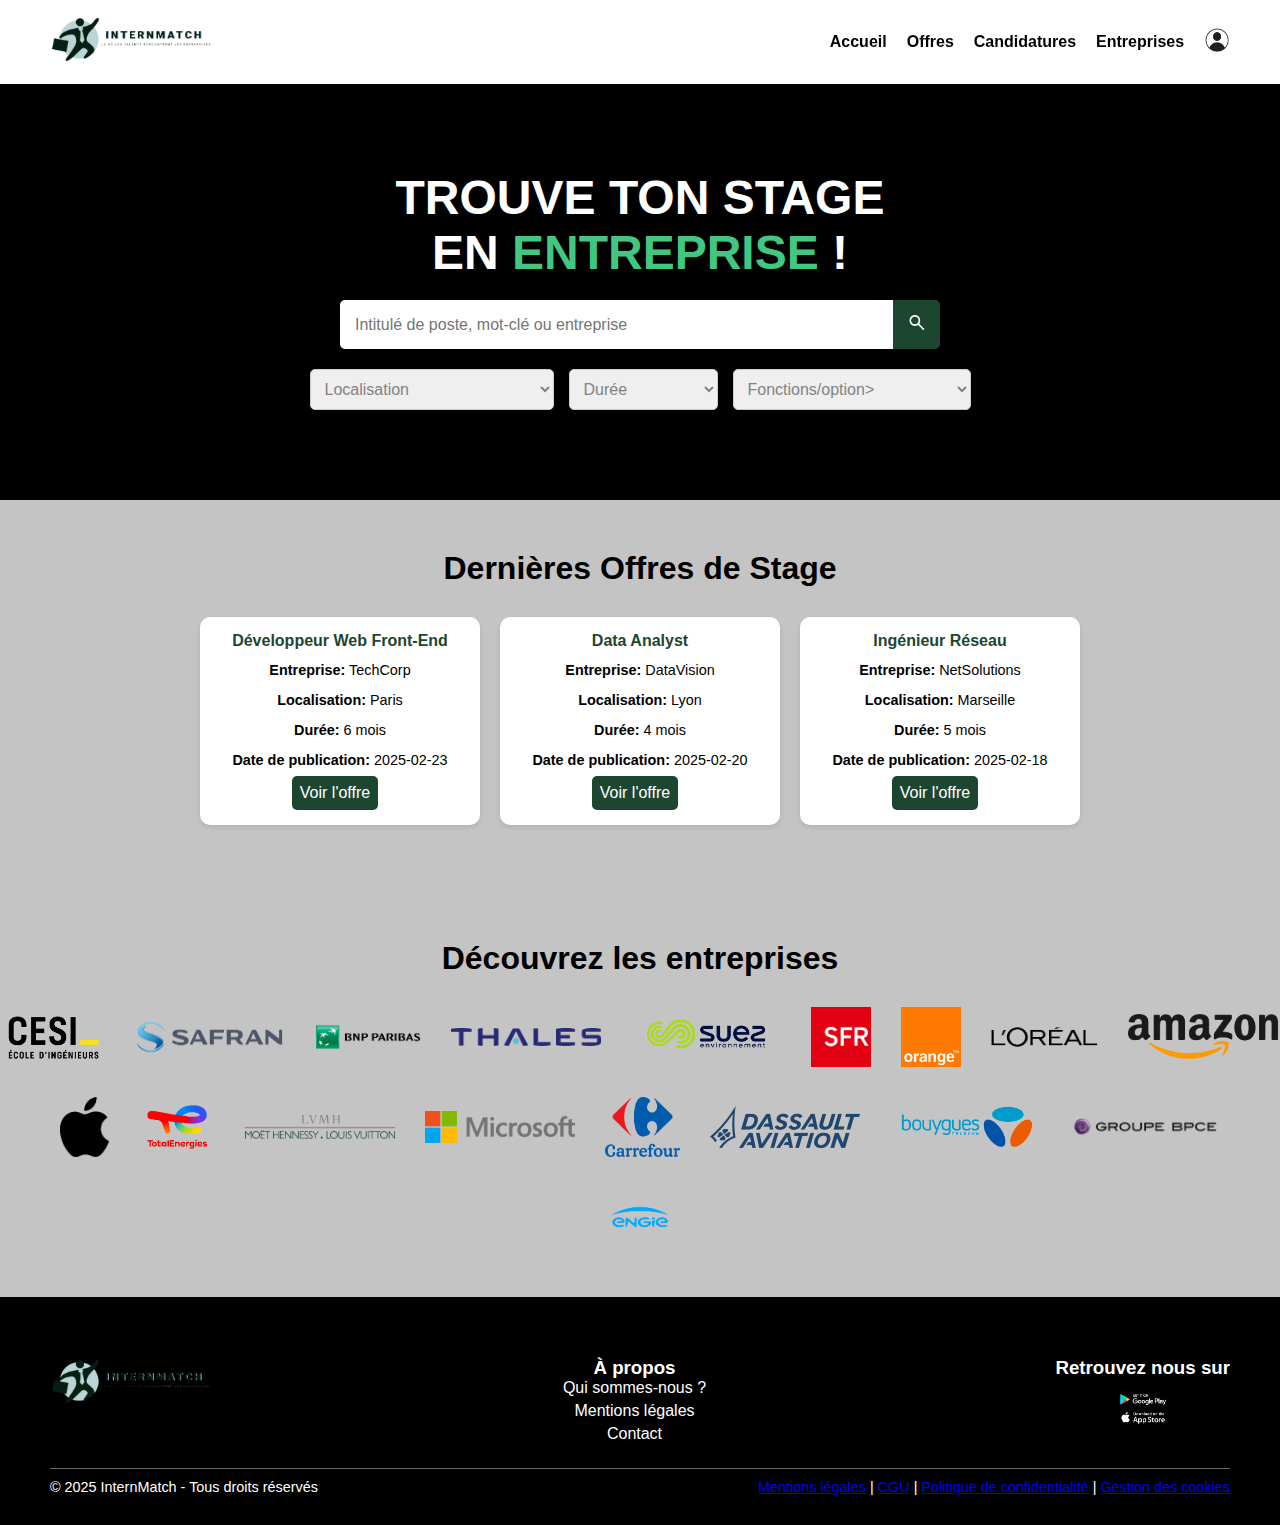
<file: frontend/index.html>
<!DOCTYPE html>
<html lang="fr">
<head>
    <meta charset="UTF-8">
    <meta name="viewport" content="width=device-width, initial-scale=1.0">
    <title>InternMatch</title>
    <link rel="stylesheet" href="style.css">
    <script defer src="script.js"></script>
</head>
<body>
    <header>
        <nav>
            <div class="logo">
                <img src="images/logo.png" alt="InternMatch Logo">
            </div>
            <ul class="nav-links">
                <li><a href="index.html">Accueil</a></li>
                <li><a href="offres.html">Offres</a></li>
                <li><a href="candidatures.html">Candidatures</a></li>
                <li><a href="entreprises.html">Entreprises</a></li>
                <li class="icon"><a href="connexion.html"><img src="images/icon.png" alt="Profil"></a></li>
            </ul>
        </nav>
    </header>
    
    <main>
        <section class="hero">
            <h1>TROUVE TON STAGE <br> EN <span>ENTREPRISE</span> !</h1>
            <div class="search-bar">
                <input type="text" id="search-input" placeholder="Intitulé de poste, mot-clé ou entreprise">
                <button id="search-btn"><img src="images/search.png" alt="Rechercher"></button>
            </div>
            

            <div class="filters">
                <select id="location-filter">
                    <option value="">Localisation</option>
                    <option value="Auvergne-Rhône-Alpes">Auvergne-Rhône-Alpes</option>
                    <option value="Bourgogne-Franche-Comté">Bourgogne-Franche-Comté</option>
                    <option value="Bretagne">Bretagne</option>
                    <option value="Bretagne">Bretagne</option>
                    <option value="Centre-Val de Loire">Centre-Val de Loire</option>
                    <option value="Corse">Corse</option>
                    <option value="Grand Est">Grand Est</option>
                    <option value="Hauts-de-France">Hauts-de-France</option>
                    <option value="Île-de-France">Île-de-France</option>
                    <option value="Normandie">Normandie</option>
                    <option value="Nouvelle-Aquitaine">Nouvelle-Aquitaine</option>
                    <option value="Occitanie">Occitanie</option>
                    <option value="Pays de la Loire">Pays de la Loire</option>
                    <option value="Provence-Alpes-Côte d'Azur">Provence-Alpes-Côte d'Azur</option>
                    <option value="Guadeloupe">Guadeloupe</option>
                    <option value="Martinique">Martinique</option>
                    <option value="Guyane">Guyane</option>
                    <option value="La Réunion">La Réunion</option>
                    <option value="Mayotte">Mayotte</option>  
                </select>
            
                <select id="duration-filter">
                    <option value="">Durée</option>
                    <option value="Moins d'1 mois">Moins d'1 mois</option>
                    <option value="1 à 3 mois">1 à 3 mois</option>
                    <option value="3 à 6 mois">3 à 6 mois</option>
                    <option value="6 mois à 1 an">6 mois à 1 an</option>
                    <option value="1 an et plus">1 an et plus</option>
                </select>
            
                <select id="competence-filter">
                    <option value="">Fonctions/option>
                    <option value="Achat - Logistique">Achat - Logistique</option>
                    <option value="Administration">Administration</option>
                    <option value="BTP - Bureaux d'études">BTP - Bureaux d'études</option>
                    <option value="Commerce">Commerce</option>
                    <option value="Informatique">Informatique</option>
                    <option value="Marketing - Communication">Marketing - Communication</option>
                    <option value="Ressources Humaines">Ressources Humaines</option>
                    <option value="Santé - Social">Santé - Social</option>
                    <option value="Tourisme - Hôtellerie">Tourisme - Hôtellerie</option>
                    <option value="Transport - Logistique">Transport - Logistique</option>
            
                
                </select>
            
            </div>
            
        </section>

        <section class="latest-offers">
            <h2>Dernières Offres de Stage</h2>
                <div id="latest-offers-container" class="offers-container">
                </div>
        </section>
        

        <section class="companies">
            <h2>Découvrez les entreprises</h2>
                <div class="company-logos">
                    <img src="images/cesi.png" alt="CESI">
                    <img src="images/safran.png" alt="Safran">
                    <img src="images/bnp.png" alt="BNP Paribas">
                    <img src="images/thales.png" alt="Thales">
                    <img src="images/suez.png" alt="Suez">
                    <img src="images/sfr.png" alt="SFR">
                    <img src="images/orange.png" alt="Orange">
                    <img src="images/loreal.png" alt="L'Oréal">
                    <img src="images/amazon.png" alt="Amazon">
                    <img src="images/apple.png" alt="Apple">
                    <img src="images/total.png" alt="TotalEnergies">
                    <img src="images/lvmh.png" alt="LVMH">
                    <img src="images/microsoft.png" alt="Microsoft">
                    <img src="images/carrefour.png" alt="Carrefour">
                    <img src="images/dassault.png" alt="Dassault Systèmes">
                    <img src="images/bouygues.png" alt="Bouygues">
                    <img src="images/bpce.png" alt="Groupe BPCE">
                    <img src="images/engie.png" alt="Engie">
                </div>
        </section>

        <footer>
            <div class="footer-content">
                <div class="footer-logo">
                    <img src="images/logo.png" alt="InternMatch">
                </div>
                <div class="footer-links">
                    <h3>À propos</h3>
                    <ul>
                        <li><a href="qui-sommes-nous.html">Qui sommes-nous ?</a></li>
                        <li><a href="mentionslegales.html">Mentions légales</a></li>
                        <li><a href="contact.html">Contact</a></li>
                    </ul>
                </div>
                <div class="footer-apps">
                    <h3>Retrouvez nous sur</h3>
                    <img src="images/app.png" alt="Applications">
                </div>
            </div>

            <div class="footer-bottom">
                <p>&copy; 2025 InternMatch - Tous droits réservés</p>
                <div class="legal-links">
                    <a href="#">Mentions légales</a> | 
                    <a href="#">CGU</a> | 
                    <a href="#">Politique de confidentialité</a> | 
                    <a href="#">Gestion des cookies</a>
                </div>
            </div>
        </footer>
    </main>
</body>
</html>
</file>
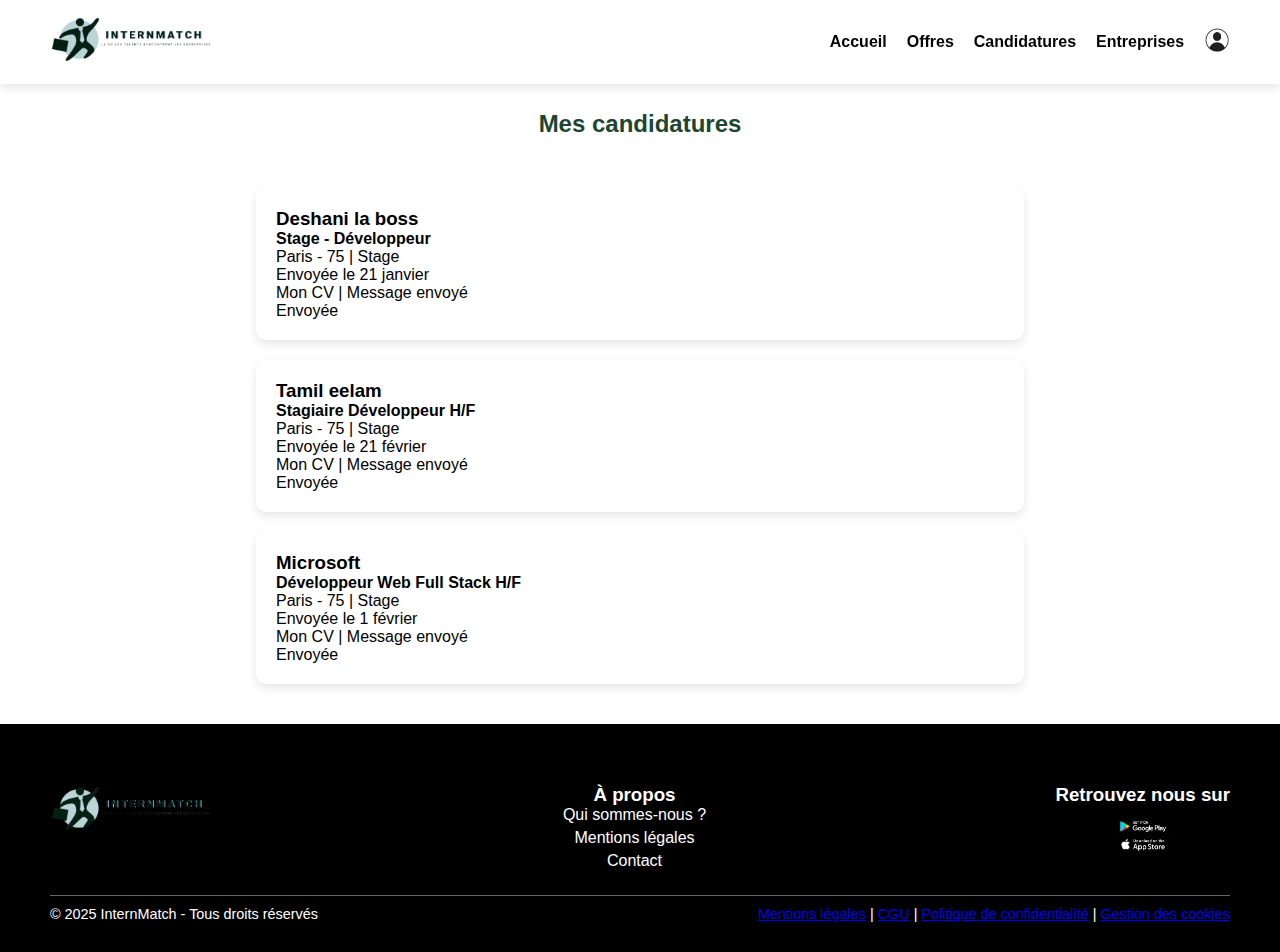
<file: frontend/candidatures.html>
<!DOCTYPE html>
<html lang="fr">
<head>
    <meta charset="UTF-8">
    <meta name="viewport" content="width=device-width, initial-scale=1.0">
    <title>Mes Candidatures | InternMatch</title>
    <link rel="stylesheet" href="style.css">
</head>
<body>

    <header>
        <nav>
            <div class="logo">
                <img src="images/logo.png" alt="InternMatch Logo">
            </div>
            <ul class="nav-links">
                <li><a href="index.html">Accueil</a></li>
                <li><a href="offres.html">Offres</a></li>
                <li><a href="candidatures.html" class="active">Candidatures</a></li>
                <li><a href="entreprises.html">Entreprises</a></li>
                <li class="icon"><a href="connexion.html"><img src="images/icon.png" alt="Profil"></a></li>
            </ul>
        </nav>
    </header>

    <main class="candidatures-container">
        <section class="candidatures-container">
            <h1 class="candidatures-title">Mes candidatures</h1>
            <div class="candidature-list">
            </div>
        </section>
        
        <div class="candidature-list">
            <div class="candidature-card">
                <h3>Deshani la boss</h3>
                <p><strong>Stage - Développeur </strong></p>
                <p>Paris - 75 |  Stage</p>
                <p>Envoyée le 21 janvier</p>
                <p> Mon CV | Message envoyé </p>
                <span class="status"> Envoyée</span>
            </div>

            <div class="candidature-card">
                <h3>Tamil eelam</h3>
                <p><strong>Stagiaire Développeur H/F</strong></p>
                <p> Paris - 75 |  Stage</p>
                <p> Envoyée le 21 février</p>
                <p> Mon CV | Message envoyé </p>
                <span class="status"> Envoyée</span>
            </div>

            <div class="candidature-card">
                <h3>Microsoft</h3>
                <p><strong>Développeur Web Full Stack H/F</strong></p>
                <p> Paris - 75 |  Stage</p>
                <p> Envoyée le 1 février</p>
                <p> Mon CV | Message envoyé </p>
                <span class="status"> Envoyée</span>
            </div>
        </div>
    </main>

    <footer>
        <div class="footer-content">
            <div class="footer-logo">
                <img src="images/logo.png" alt="InternMatch">
            </div>
    
            <div class="footer-links">
                <h3>À propos</h3>
                <ul>
                    <li><a href="#">Qui sommes-nous ?</a></li>
                    <li><a href="#">Mentions légales</a></li>
                    <li><a href="#">Contact</a></li>
                </ul>
            </div>
    
            <div class="footer-apps">
                <h3>Retrouvez nous sur</h3>
                <img src="images/app.png" alt="Applications">
            </div>
        </div>

        <div class="footer-bottom">
            <p>&copy; 2025 InternMatch - Tous droits réservés</p>
            <div class="legal-links">
                <a href="#">Mentions légales</a> | 
                <a href="#">CGU</a> | 
                <a href="#">Politique de confidentialité</a> | 
                <a href="#">Gestion des cookies</a>
            </div>
        </div>
    </footer>    

</body>
</html>
</file>
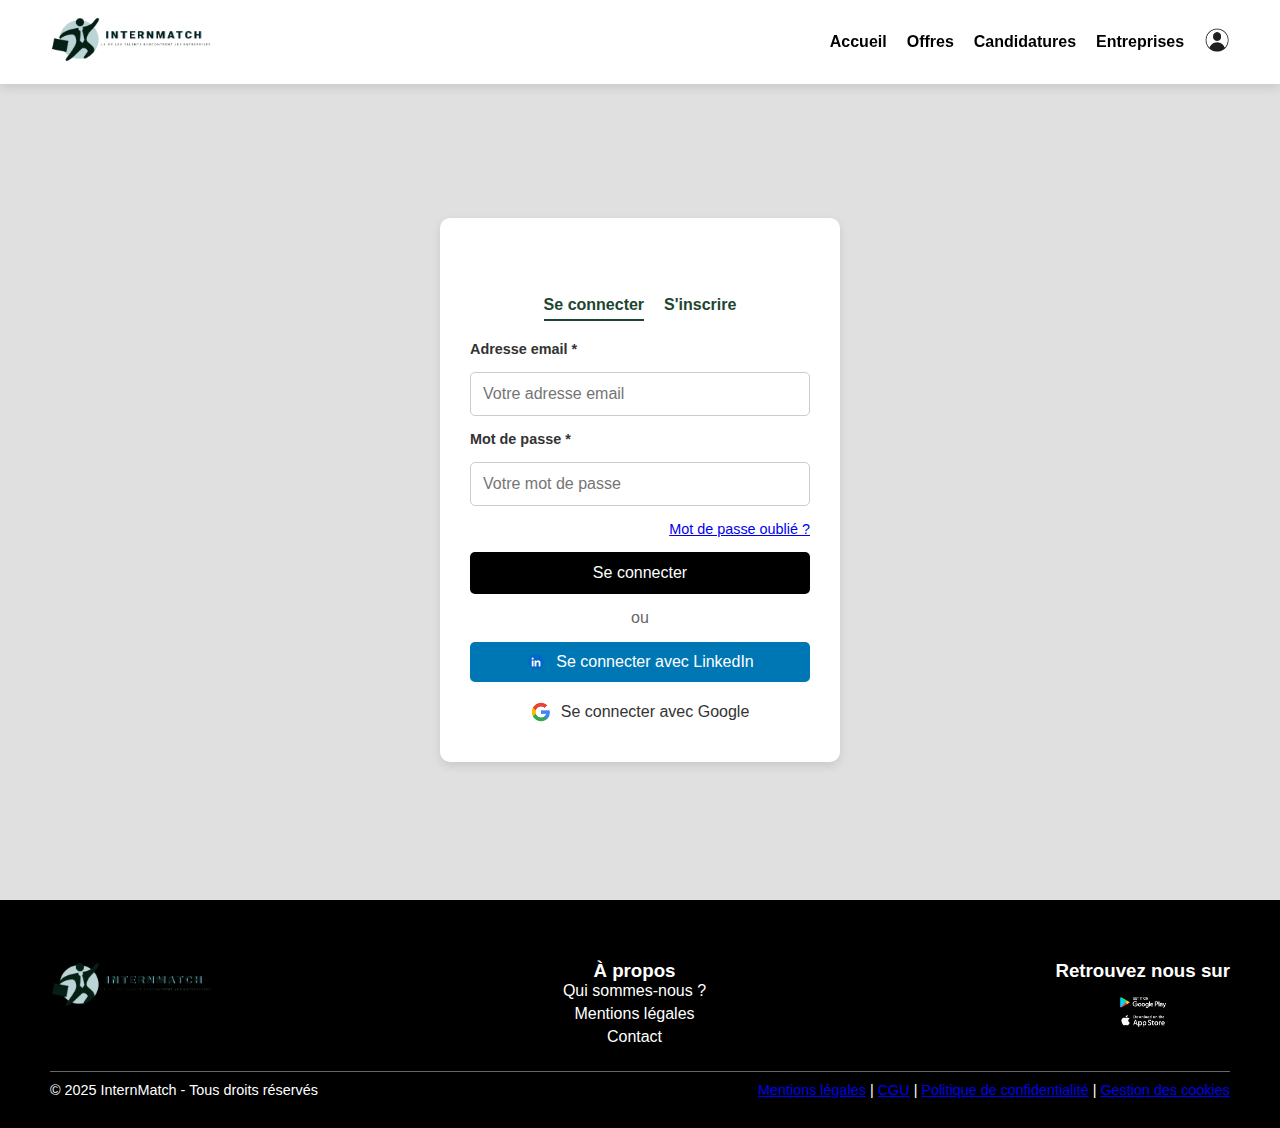
<file: frontend/connexion.html>
<!DOCTYPE html>
<html lang="fr">
<head>
    <meta charset="UTF-8">
    <meta name="viewport" content="width=device-width, initial-scale=1.0">
    <title>Connexion | InternMatch</title>
    <link rel="stylesheet" href="style.css">
</head>
<body>

    <header>
        <nav>
            <div class="logo">
                <img src="images/logo.png" alt="InternMatch Logo">
            </div>
            <ul class="nav-links">
                <li><a href="index.html">Accueil</a></li>
                <li><a href="offres.html">Offres</a></li>
                <li><a href="candidatures.html">Candidatures</a></li>
                <li><a href="entreprises.html">Entreprises</a></li>
                <li class="icon"><a href="connexion.html"><img src="images/icon.png" alt="Profil"></a></li>
            </ul>
        </nav>
    </header>

    <main class="login-container">
        <div class="login-box">
            <h2>Bienvenue !</h2>
            <div class="login-tabs">
                <a href="#" class="active">Se connecter</a>
                <a href="inscription.html">S'inscrire</a>
            </div>

            <form action="#" method="POST">
                <label for="email">Adresse email *</label>
                <input type="email" id="email" name="email" placeholder="Votre adresse email" required>

                <label for="password">Mot de passe *</label>
                <input type="password" id="password" name="password" placeholder="Votre mot de passe" required>
                <div class="forgot-password">
                    <a href="mot-de-passe-oublie.html">Mot de passe oublié ?</a>
                </div>
                
                <button type="submit" class="btn-login">Se connecter</button>

                
            </form>

            <p class="or-text">ou</p>

            <div class="social-login">
                <button class="linkedin-btn">
                    <img src="images/linkedin.png" alt="LinkedIn"> Se connecter avec LinkedIn
                </button>
                <button class="google-btn">
                    <img src="images/google.png" alt="Google"> Se connecter avec Google
                </button>
            </div>
        </div>
    </main>

    <footer>
        <div class="footer-content">
            <div class="footer-logo">
                <img src="images/logo.png" alt="InternMatch">
            </div>
    
            <div class="footer-links">
                <h3>À propos</h3>
                <ul>
                    <li><a href="#">Qui sommes-nous ?</a></li>
                    <li><a href="#">Mentions légales</a></li>
                    <li><a href="#">Contact</a></li>
                </ul>
            </div>
    
            <div class="footer-apps">
                <h3>Retrouvez nous sur</h3>
                <img src="images/app.png" alt="Applications">
            </div>
        </div>
        <div class="footer-bottom">
            <p>&copy; 2025 InternMatch - Tous droits réservés</p>
            <div class="legal-links">
                <a href="#">Mentions légales</a> | 
                <a href="#">CGU</a> | 
                <a href="#">Politique de confidentialité</a> | 
                <a href="#">Gestion des cookies</a>
            </div>
        </div>
    </footer>    
</body>
</html>
</file>
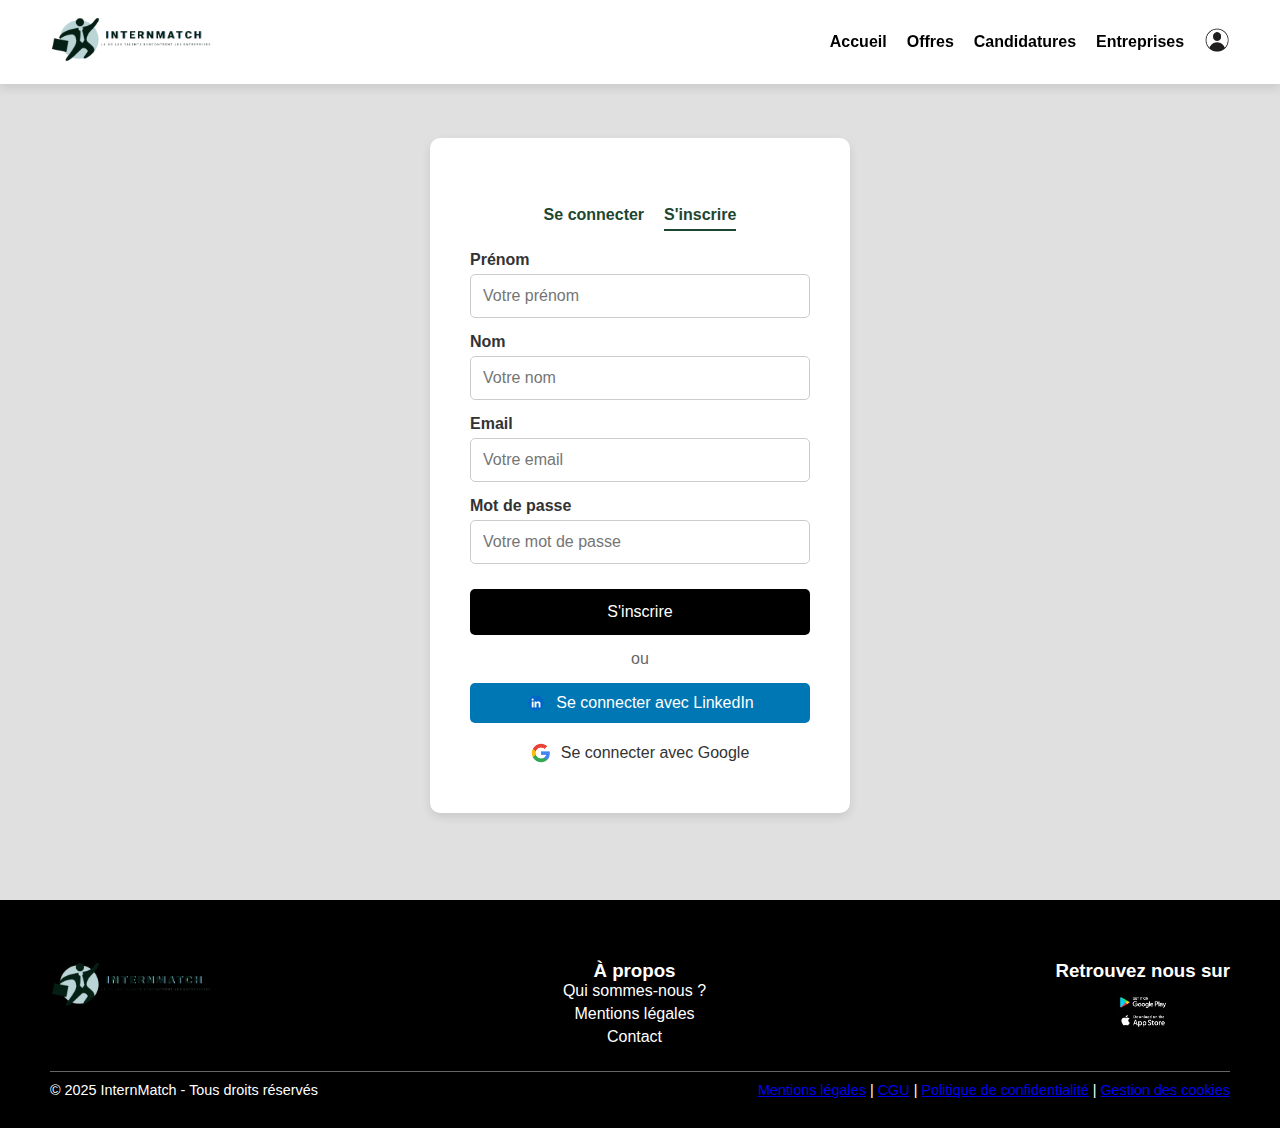
<file: frontend/inscription.html>
<!DOCTYPE html>
<html lang="fr">
<head>
    <meta charset="UTF-8">
    <meta name="viewport" content="width=device-width, initial-scale=1.0">
    <title>Inscription | InternMatch</title>
    <link rel="stylesheet" href="style.css">
    <script defer src="script.js"></script>
</head>
<body>
    <header>
        <nav>
            <div class="logo">
                <img src="images/logo.png" alt="InternMatch Logo">
            </div>
            <ul class="nav-links">
                <li><a href="index.html">Accueil</a></li>
                <li><a href="offres.html">Offres</a></li>
                <li><a href="candidatures.html">Candidatures</a></li>
                <li><a href="entreprises.html">Entreprises</a></li>
                <li class="icon"><a href="connexion.html"><img src="images/icon.png" alt="Profil"></a></li>
            </ul>
        </nav>
    </header>

    <main class="register-container">
        <div class="register-box">
            <h2>Inscrivez-vous !</h2>
            
            <div class="login-tabs">
                <a href="connexion.html">Se connecter</a>
                <a href="inscription.html" class="active">S'inscrire</a>
            </div>

            <form id="registerForm">
                <div class="input-group">
                    <label for="prenom">Prénom</label>
                    <input type="text" id="prenom" name="prenom" placeholder="Votre prénom" required>
                </div>

                <div class="input-group">
                    <label for="nom">Nom</label>
                    <input type="text" id="nom" name="nom" placeholder="Votre nom" required>
                </div>

                <div class="input-group">
                    <label for="email">Email</label>
                    <input type="email" id="email" name="email" placeholder="Votre email" required>
                </div>

                <div class="input-group">
                    <label for="password">Mot de passe</label>
                    <input type="password" id="password" name="password" placeholder="Votre mot de passe" required>
                </div>

                <button type="submit" class="btn-register">S'inscrire</button>
            </form>
            <p class="or-text">ou</p>

            <div class="social-login">
                <button class="linkedin-btn">
                    <img src="images/linkedin.png" alt="LinkedIn"> Se connecter avec LinkedIn
                </button>
                <button class="google-btn">
                    <img src="images/google.png" alt="Google"> Se connecter avec Google
                </button>
            </div>
        </div>
    </main>

    <footer>
        <div class="footer-content">
            <div class="footer-logo">
                <img src="images/logo.png" alt="InternMatch">
            </div>
    
            <div class="footer-links">
                <h3>À propos</h3>
                <ul>
                    <li><a href="#">Qui sommes-nous ?</a></li>
                    <li><a href="#">Mentions légales</a></li>
                    <li><a href="#">Contact</a></li>
                </ul>
            </div>
    
            <div class="footer-apps">
                <h3>Retrouvez nous sur</h3>
                <img src="images/app.png" alt="Applications">
            </div>
        </div>

        <div class="footer-bottom">
            <p>&copy; 2025 InternMatch - Tous droits réservés</p>
            <div class="legal-links">
                <a href="#">Mentions légales</a> | 
                <a href="#">CGU</a> | 
                <a href="#">Politique de confidentialité</a> | 
                <a href="#">Gestion des cookies</a>
            </div>
        </div>
    </footer>    
</body>
</html>
</file>
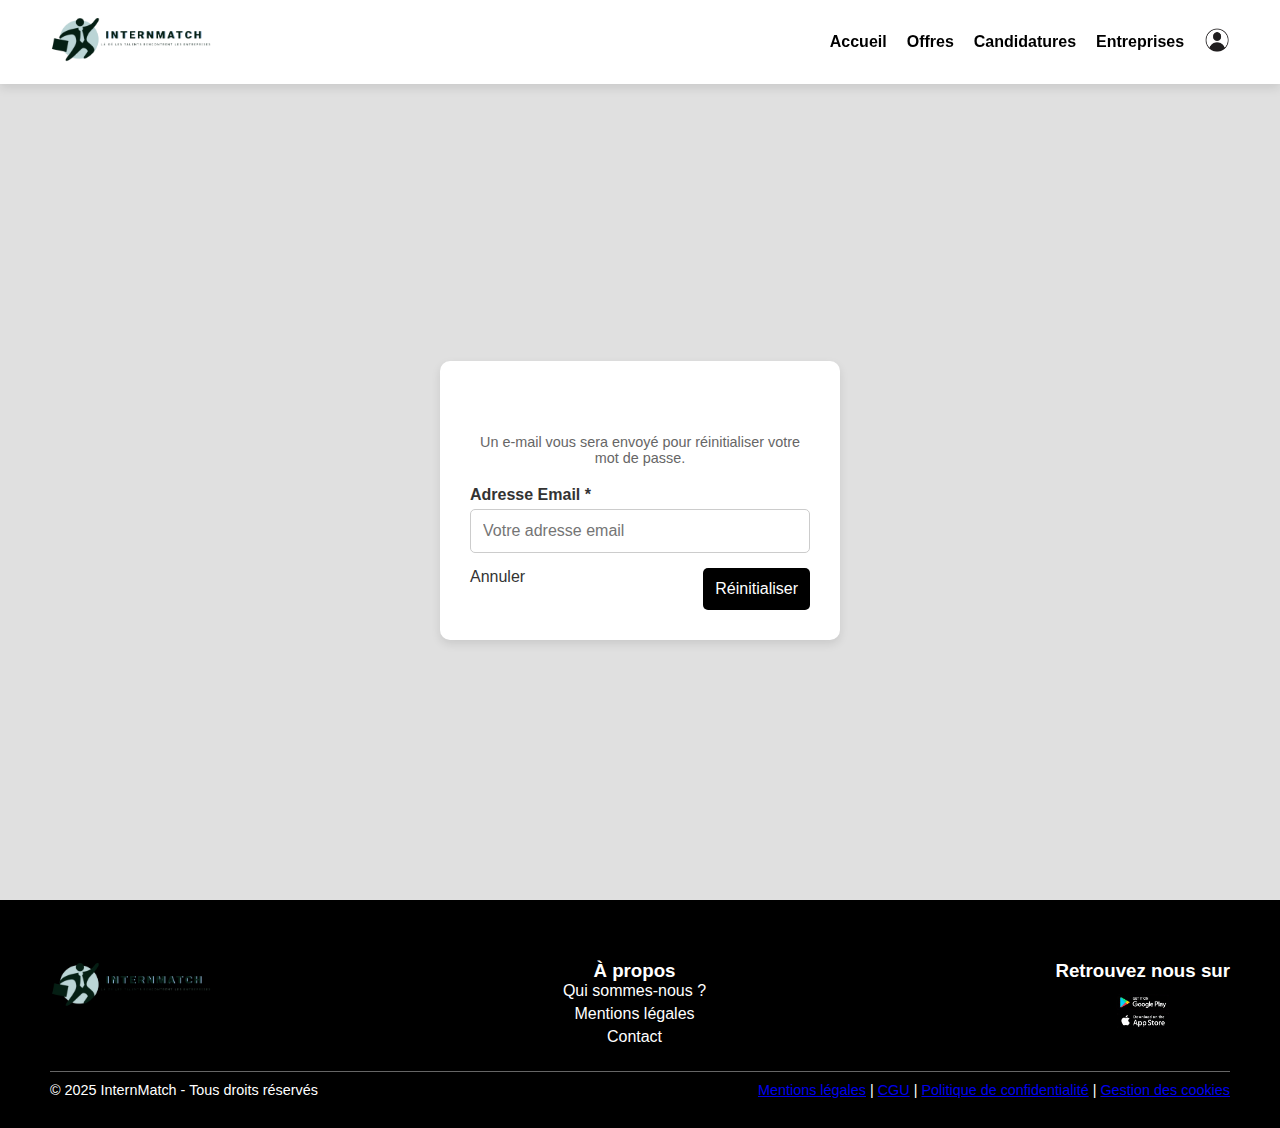
<file: frontend/mot-de-passe-oublie.html>
<!DOCTYPE html>
<html lang="fr">
<head>
    <meta charset="UTF-8">
    <meta name="viewport" content="width=device-width, initial-scale=1.0">
    <title>Mot de passe oublié | InternMatch</title>
    <link rel="stylesheet" href="style.css">
    <script defer src="script.js"></script>
</head>
<body>
    <header>
        <nav>
            <div class="logo">
                <img src="images/logo.png" alt="InternMatch Logo">
            </div>
            <ul class="nav-links">
                <li><a href="index.html">Accueil</a></li>
                <li><a href="offres.html">Offres</a></li>
                <li><a href="candidatures.html">Candidatures</a></li>
                <li><a href="entreprises.html">Entreprises</a></li>
                <li class="icon"><a href="connexion.html"><img src="images/icon.png" alt="Profil"></a></li>
            </ul>
        </nav>
    </header>

    <main class="reset-password-container">
        <div class="reset-password-box">
            <h2>Mot de passe oublié</h2>
            <p>Un e-mail vous sera envoyé pour réinitialiser votre mot de passe.</p>

            <form id="resetPasswordForm">
                <div class="input-group">
                    <label for="email">Adresse Email *</label>
                    <input type="email" id="email" name="email" placeholder="Votre adresse email" required>
                </div>

                <div class="reset-buttons">
                    <a href="connexion.html" class="btn-cancel">Annuler</a>
                    <button type="submit" class="btn-reset">Réinitialiser</button>
                </div>
            </form>
        </div>
    </main>

    <footer>
        <div class="footer-content">
            <div class="footer-logo">
                <img src="images/logo.png" alt="InternMatch">
            </div>
    
            <div class="footer-links">
                <h3>À propos</h3>
                <ul>
                    <li><a href="#">Qui sommes-nous ?</a></li>
                    <li><a href="#">Mentions légales</a></li>
                    <li><a href="#">Contact</a></li>
                </ul>
            </div>
    
            <div class="footer-apps">
                <h3>Retrouvez nous sur</h3>
                <img src="images/app.png" alt="Applications">
            </div>
        </div>

        <div class="footer-bottom">
            <p>&copy; 2025 InternMatch - Tous droits réservés</p>
            <div class="legal-links">
                <a href="#">Mentions légales</a> | 
                <a href="#">CGU</a> | 
                <a href="#">Politique de confidentialité</a> | 
                <a href="#">Gestion des cookies</a>
            </div>
        </div>
    </footer>    
</body>
</html>
</file>
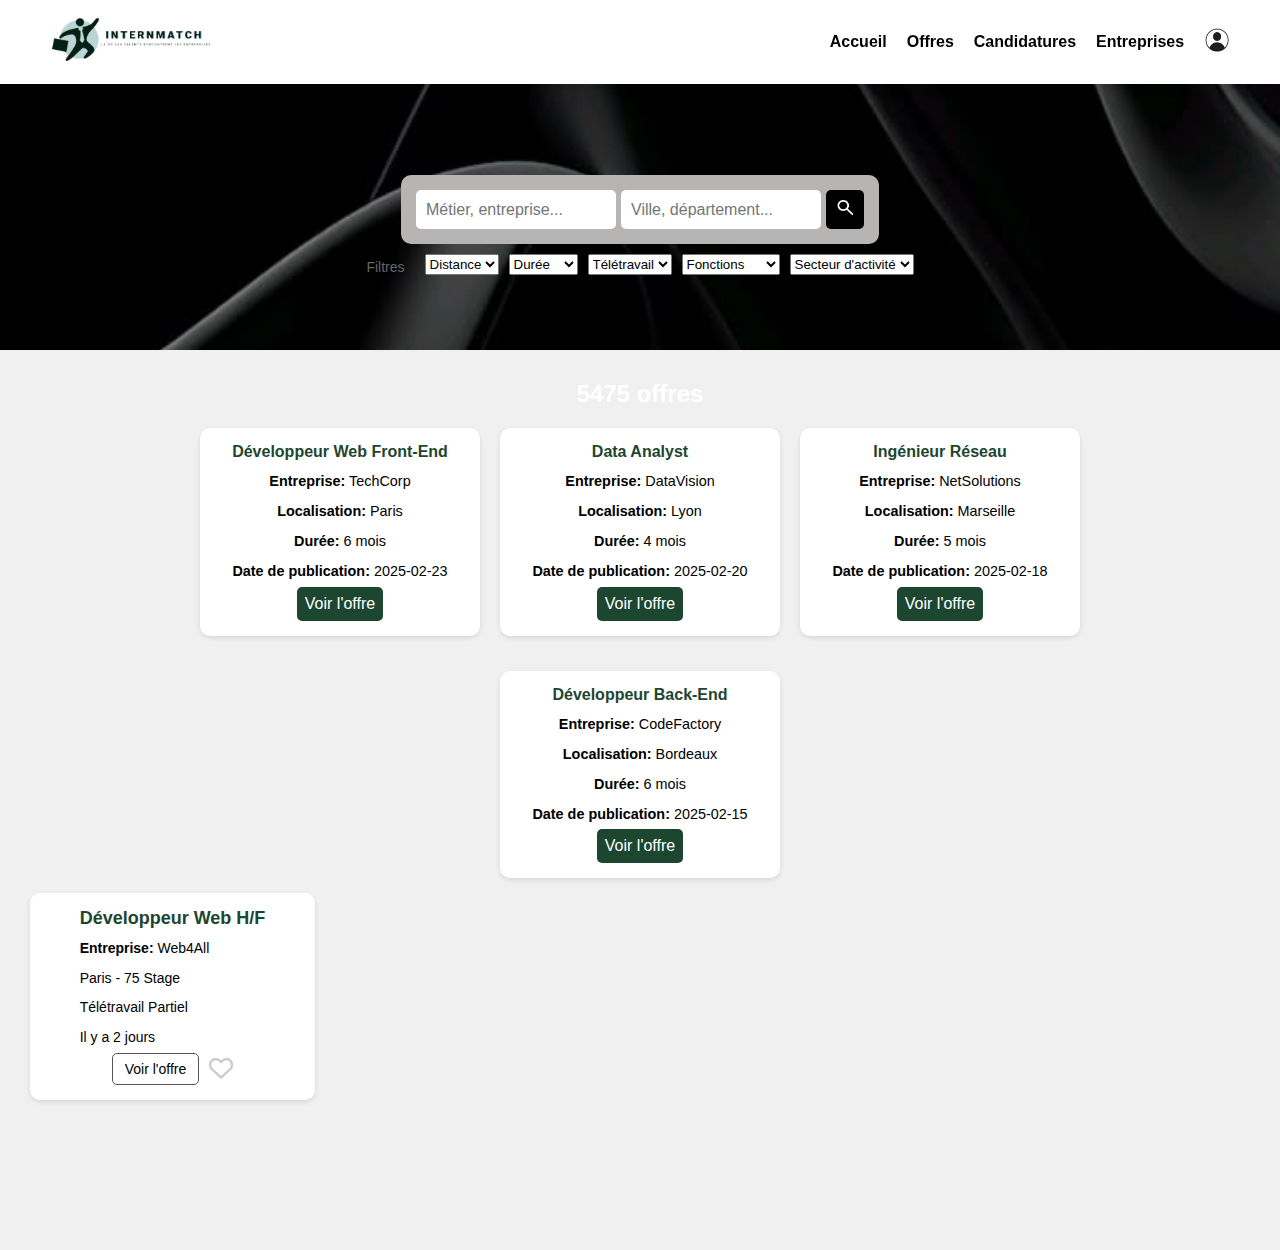
<file: frontend/offres.html>
<!DOCTYPE html>
<html lang="fr">
<head>
    <meta charset="UTF-8">
    <meta name="viewport" content="width=device-width, initial-scale=1.0">
    <title>Offres de Stage</title>
    <link rel="stylesheet" href="style.css">
    <script defer src="script.js"></script>
    <link rel="stylesheet" href="https://cdnjs.cloudflare.com/ajax/libs/font-awesome/6.0.0-beta3/css/all.min.css">
</head>
<body>
    <header>
        <nav>
            <div class="logo">
                <img src="images/logo.png" alt="InternMatch Logo">
            </div>
            <ul class="nav-links">
                <li><a href="index.html">Accueil</a></li>
                <li><a href="offres.html">Offres</a></li>
                <li><a href="candidatures.html">Candidatures</a></li>
                <li><a href="entreprises.html">Entreprises</a></li>
                <li class="icon"><a href="connexion.html"><img src="images/icon.png" alt="Profil"></a></li>
            </ul>
        </nav>
    </header>

    <main>
        <div class="container">
            <section class="search-section">
                <img src="images/noir.png" class="background-image" alt="Background">
                <div class="search-container">
                    <input type="text" id="search-job" placeholder="Métier, entreprise...">
                    <input type="text" id="search-location" placeholder="Ville, département...">
                    <button id="search-btn"><img src="images/search.png" alt="Rechercher"></button>
                </div>
                <div class="filter-container">
                    <span>Filtres</span>
                    <select class="distance" id="distance">
                        <option value="">Distance</option>
                        <option value="5">5 km</option>
                        <option value="10">10 km</option>
                        <option value="15">15 km</option>
                        <option value="20">20 km</option>
                        <option value="25">25 km</option>
                        <option value="30">30 km</option>
                        <option value="35">35 km</option>
                        <option value="40">40 km</option>
                        <option value="45">45 km</option>
                        <option value="50">50 km</option>
                    </select>
                    <select name="Durée" id="durée">
                        <option value="">Durée</option>
                        <option value="1">1 mois</option>
                        <option value="2">2 mois</option>
                        <option value="3">3 mois</option>
                        <option value="4">4 mois</option>
                        <option value="5">5 mois</option>
                        <option value="6">6 mois</option>
                        <option value="7">7 mois</option>
                        <option value="8">8 mois</option>
                        <option value="9">9 mois</option>
                        <option value="10">10 mois</option>
                        <option value="11">11 mois</option>
                        <option value="12">12 mois</option>
                    </select>
                    <select name="Télétravail" id="télétravail">
                        <option value="">Télétravail</option>
                        <option value="Oui">Oui</option>
                        <option value="Non">Non</option>
                    </select>
                    <select name="Fonctions" id="fonctions">
                        <option value="">Fonctions</option>
                        <option value="Développeur">Développeur</option>
                        <option value="Designer">Designer</option>
                        <option value="Marketing">Marketing</option>
                        <option value="Commercial">Commercial</option>
                        <option value="RH">RH</option>
                        <option value="Finance">Finance</option>
                        <option value="Juridique">Juridique</option>
                        <option value="Autre">Autre</option>
                    </select>

                    <select name="Secteur d'activité" id="secteur">
                        <option value="">Secteur d'activité</option>
                        <option value="Informatique">Informatique</option>
                        <option value="Finance">Finance</option>
                        <option value="Marketing">Marketing</option>
                        <option value="Communication">Communication</option>
                        <option value="RH">RH</option>
                        <option value="Juridique">Juridique</option>
                        <option value="Autre">Autre</option>
                    </select>
                </div>

    
            </section>
        </div>
    
        <section class="offers-list">
            <h2>5475 offres</h2>
            <div id="offers-container" class="offers-container"></div>
            <div class="offer-card">
                <div class="offer-info">
                    <h3>Développeur Web H/F</h3>
                    <p><strong>Entreprise:</strong> Web4All</p>
                    <p>Paris - 75 Stage</p>
                    <p>Télétravail Partiel</p>
                    <p class="date">Il y a 2 jours</p>
                </div>
                <div class="offer-actions">
                    <button class="offer-btn">Voir l'offre</button>
                    <span class="fav-icon"><i class="far fa-heart"></i></span>
                </div>
            </div>
        </section>
    </main>
</body>
</html>
</file>
<file: frontend/style.css>
* {
    margin: 0;
    padding: 0;
    box-sizing: border-box;
    font-family: 'Trebuchet MS', 'Lucida Sans Unicode', 'Lucida Grande', 'Lucida Sans', Arial, sans-serif;
}

body {
    background-color: #000;
    color: white;
    text-align: center;
}

header {
    background-color: white;
    padding: 15px 50px;
    display: flex;
    justify-content: center;
    align-items: center;
    width: 100%;
    position: fixed;
    top: 0;
    left: 0;
    box-shadow: 0 4px 10px rgba(0, 0, 0, 0.1);
    z-index: 1000;
}

nav {
    display: flex;
    justify-content: space-between;
    align-items: center;
    width: 100%;
    max-width: 1200px;
}

.logo img {
    height: 50px;
}

.nav-links {
    list-style: none;
    display: flex;
    align-items: center;
    gap: 20px;
}

.nav-links li {
    display: inline-block;
}

.nav-links li a {
    text-decoration: none;
    color: #000;
    font-weight: 600;
    font-size: 16px;
    transition: color 0.3s ease;
}

.nav-links li a:hover {
    color: #1d4631;
}

.nav-links .icon img {
    height: 25px;
}

.hero {
    height: 50vh;
    min-height: 500px;
    display: flex;
    flex-direction: column;
    align-items: center;
    justify-content: center;
    text-align: center;
    background-color: black; 
    color: white;
    padding-top: 80px;
    position: relative;
    width: 100%;
    overflow: hidden;
}

.hero h1 {
    font-size: 3rem;
    font-weight: 700;
    text-transform: uppercase;
}

.hero span {
    color: #42c782;
}

.search-bar {
    display: flex;
    margin-top: 20px;
    width: 50%;
    max-width: 600px;
}

.search-bar input {
    flex: 1;
    padding: 15px;
    border: none;
    font-size: 16px;
    border-radius: 5px 0 0 5px;
    outline: none;
}

.search-bar button {
    padding: 15px;
    border: none;
    background-color: #1d4631;
    border-radius: 0 5px 5px 0;
    cursor: pointer;
}

.search-bar button img {
    height: 16px;
}

.latest-offers {
    background-color: #c4c4c4;
    padding: 50px;
}

.latest-offers h2 {
    font-size: 1.5rem;
    color: #1d4631;
    margin-bottom: 30px;
}

.offers-container {
    display: flex;
    flex-wrap: wrap;
    justify-content: center;
    gap: 20px; 
    max-width: 90%;
    margin: 0 auto; 
    align-items: stretch;  
}

.offer-card {
    background: #fff;
    padding: 15px;
    border-radius: 8px;
    box-shadow: 0 4px 10px rgba(0, 0, 0, 0.1);
    text-align: left;
    width: calc(25% - 20px); 
    min-width: 280px;
    max-width: 320px;
    word-wrap: break-word; 
    display: flex;
    flex-direction: column;
    justify-content: space-between;
}

.offer-card h3 {
    font-size: 1rem;
    color: #1d4631;
    margin-bottom: 5px;
}

.offer-card p {
    font-size: 0.9rem;
    margin: 5px 0;
    color: #000;
    line-height: 1.4;
}

.offer-card a {
    display: inline-block;
    margin-top: auto; 
    text-align: center;
    text-decoration: none;
    color: white;
    background-color: #1d4631;
    padding: 8px;
    border-radius: 5px;
}

.offer-card a:hover {
    background-color: #143522;
}

@media screen and (max-width: 1024px) {
    .offer-card {
        width: calc(50% - 20px);
    }
}

@media screen and (max-width: 600px) {
    .offer-card {
        width: 100%; 
    }
}


.companies {
    background-color: #c4c4c4;
    padding: 50px 0;
    text-align: center;
}

.companies h2 {
    font-size: 2rem;
    color: black;
    margin-bottom: 30px;
}

.company-logos {
    display: flex;
    flex-wrap: wrap;
    justify-content: center;
    gap: 30px;
}

.company-logos img {
    height: 60px;
    max-width: 150px;
    object-fit: contain;
}

footer {
    background-color: black;
    color: white;
    padding: 30px 50px;
}

.footer-content {
    display: flex;
    justify-content: space-between;
    align-items: flex-start; 
    max-width: 1200px;
    margin: 0 auto;
}

.footer-logo img {
    height: 50px;
}

.footer-section {
    display: flex;
    flex-direction: column;
}

.footer-section h3 {
    font-size: 1.2rem;
    margin-bottom: 10px;
}

.footer-links ul {
    list-style: none;
    padding: 0;
}

.footer-links ul li {
    margin-bottom: 5px;
}

.footer-links ul li a {
    text-decoration: none;
    color: white;
    transition: color 0.3s ease;
}

.footer-links ul li a:hover {
    color: #1d4631;
}

.footer-apps img {
    height: 50px;
    margin: 5px;
}

.footer-bottom {
    display: flex;
    justify-content: space-between; 
    font-size: 0.9rem;
    border-top: 1px solid #666;
    padding-top: 10px;
    margin-top: 20px;
}


.login-container {
    display: flex;
    justify-content: center;
    align-items: center;
    height: 100vh;
    background-color: #e0e0e0;
    padding-top: 80px; 
}

.login-box {
    background: white;
    padding: 30px;
    border-radius: 10px;
    width: 400px;
    box-shadow: 0 4px 10px rgba(0, 0, 0, 0.1);
    text-align: center;
}

.login-box h2 {
    font-size: 1.8rem;
    font-weight: bold;
    margin-bottom: 15px;
}

.login-tabs {
    display: flex;
    justify-content: center;
    gap: 20px;
    margin-bottom: 20px;
}

.login-tabs a {
    text-decoration: none;
    font-weight: bold;
    color: #1d4631;
    border-bottom: 2px solid transparent;
    padding-bottom: 5px;
    transition: 0.3s ease;
}

.login-tabs a.active,
.login-tabs a:hover {
    border-bottom: 2px solid #1d4631;
}

.login-box form {
    display: flex;
    flex-direction: column;
    gap: 15px;
    text-align: left;
}

.login-box label {
    font-weight: bold;
    font-size: 0.9rem;
    color: #333;
}

.login-box input {
    padding: 12px;
    width: 100%;
    border: 1px solid #ccc;
    border-radius: 5px;
    font-size: 1rem;
    outline: none;
}

.login-box input:focus {
    border-color: #1d4631;
}

.forgot-password {
    text-align: right;
    font-size: 0.9rem;
    color: #1d4631;
    text-decoration: none;
    transition: 0.3s;
}

.forgot-password:hover {
    text-decoration: underline;
}

.btn-login {
    background-color: black;
    color: white;
    font-size: 1rem;
    padding: 12px;
    border: none;
    border-radius: 5px;
    cursor: pointer;
    transition: 0.3s;
}

.btn-login:hover {
    background-color: #333;
}

.or-text {
    margin: 15px 0;
    font-size: 1rem;
    color: #666;
}

.social-login {
    display: flex;
    flex-direction: column;
    gap: 10px;
}

.social-login button {
    display: flex;
    align-items: center;
    justify-content: center;
    gap: 10px;
    width: 100%;
    padding: 10px;
    border: none;
    font-size: 1rem;
    border-radius: 5px;
    cursor: pointer;
}

.linkedin-btn {
    background-color: #0077b5;
    color: white;
}

.google-btn {
    background-color: white;
    border: 1px solid #ccc;
    color: #333;
}

.social-login button img {
    width: 20px;
}


input {
    padding: 12px;
    width: 100%;
    border: 1px solid #ccc;
    border-radius: 5px;
    font-size: 1rem;
    outline: none;
}

input.error {
    border: 2px dashed purple !important;
    background-color: #f9e6ff;
}


.register-container {
    display: flex;
    justify-content: center;
    align-items: center;
    min-height: 100vh; 
    background-color: #e0e0e0;
    padding-top: 100px; 
    padding-bottom: 50px; 
}

.register-box {
    background: white;
    padding: 40px;
    border-radius: 10px;
    width: 420px; 
    box-shadow: 0 4px 10px rgba(0, 0, 0, 0.1);
    text-align: center;
}

.input-group {
    text-align: left;
    margin-bottom: 20px;
}

.input-group label {
    display: block;
    font-weight: bold;
    margin-bottom: 6px;
    color: #333;
}

.input-group input {
    width: 100%;
    padding: 12px;
    border: 1px solid #ccc;
    border-radius: 5px;
    font-size: 1rem;
    outline: none;
    transition: 0.3s;
}

.input-group input:focus {
    border-color: #1d4631;
    box-shadow: 0 0 5px rgba(29, 70, 49, 0.5);
}

.btn-register {
    background-color: black;
    color: white;
    font-size: 1rem;
    padding: 14px;
    border: none;
    border-radius: 5px;
    cursor: pointer;
    transition: 0.3s;
    width: 100%;
    margin-top: 10px; 
}

.btn-register:hover {
    background-color: #333;
}

footer {
    margin-top: 30px; 
}


.reset-password-container {
    display: flex;
    justify-content: center;
    align-items: center;
    height: 100vh;
    background-color: #e0e0e0;
    padding-top: 100px;
}

.reset-password-box {
    background: white;
    padding: 30px;
    border-radius: 10px;
    width: 400px;
    box-shadow: 0 4px 10px rgba(0, 0, 0, 0.1);
    text-align: center;
}

.reset-password-box h2 {
    font-size: 1.8rem;
    font-weight: bold;
    margin-bottom: 10px;
}

.reset-password-box p {
    font-size: 0.9rem;
    color: #666;
    margin-bottom: 20px;
}

.input-group {
    text-align: left;
    margin-bottom: 15px;
}

.input-group label {
    display: block;
    font-weight: bold;
    margin-bottom: 5px;
    color: #333;
}

.input-group input {
    width: 100%;
    padding: 12px;
    border: 1px solid #ccc;
    border-radius: 5px;
    font-size: 1rem;
    outline: none;
}

.input-group input:focus {
    border-color: #1d4631;
    box-shadow: 0 0 5px rgba(29, 70, 49, 0.5);
}

.reset-buttons {
    display: flex;
    justify-content: space-between;
    margin-top: 15px;
}

.btn-cancel {
    background: none;
    border: none;
    color: #333;
    font-size: 1rem;
    text-decoration: none;
    cursor: pointer;
    transition: 0.3s;
}

.btn-cancel:hover {
    color: #1d4631;
}

.btn-reset {
    background-color: black;
    color: white;
    font-size: 1rem;
    padding: 12px;
    border: none;
    border-radius: 5px;
    cursor: pointer;
    transition: 0.3s;
}

.btn-reset:hover {
    background-color: #333;
}

.latest-offers h2 {
    font-size: 2rem;
    color: black;
    margin-bottom: 30px;
}


.candidatures-container {
    background-color: white; 
    padding: 40px 0; 
    min-height: 10vh;
}

.candidatures-title {
    text-align: center;
    font-size: 1.5rem;
    font-weight: bold;
    color: #1d4631; 
    margin-bottom: 10px;
    margin-top: 30px;
}

.candidature-list {
    display: flex;
    flex-direction: column;
    align-items: center;
    gap: 20px;
}

.candidature-card {
    background-color: rgb(255, 255, 255);
    padding: 20px;
    border-radius: 10px;
    box-shadow: 0 4px 10px rgba(0, 0, 0, 0.1);
    width: 60%; 
    text-align: left;
    color: #000;
}

.filters {
    display: flex;
    justify-content: center;
    gap: 15px;
    margin-top: 20px;
}

.filters select, .filters button {
    padding: 10px;
    border: 1px solid #ccc;
    border-radius: 5px;
    font-size: 16px;
    color: #838282;
}


#filter-btn:hover {
    background-color: #42c782;
}


.search-section {
    position: relative;
    width: 100%;
    height: 350px; 
    display: flex;
    flex-direction: column;
    align-items: center;
    justify-content: center;
    text-align: center;
    overflow: hidden;
}

.background-image {
    position: absolute;
    top: 0;
    left: 0;
    width: 100%;
    height: 100%;
    object-fit: cover;
    z-index: -1;
}

.search-container {
    position: relative;
    background: rgb(183, 180, 180); 
    padding: 15px;
    border-radius: 10px;
    display: flex;
    margin: 100px auto 0 auto;;
}


.search-container input {
    border: none;
    padding: 10px;
    font-size: 16px;
    width: 200px;
    outline: none;
    border-radius: 5px;
    margin-right: 5px;
}

.search-container button {
    background-color: black;
    border: none;
    padding: 10px;
    cursor: pointer;
    border-radius: 5px;
}

.search-container button img {
    width: 18px;
}

.filter-container {
    display: flex;
    gap: 10px;
    justify-content: center;
    margin-top: 10px;
    color: #666;
}

.filter-container span {
    margin-right: 10px;
    margin-top: 5px;
    font-size: 14px;

}

.filter-btn {
    padding: 5px 10px;
    border: 1px solid #555;
    background: none;
    border-radius: 5px;
    cursor: pointer;
    font-size: 14px;
    color: #ddd;
}


.offers-list {
    padding: 30px;
    background: #f0f0f0;
    min-height: 100vh;
}

.offers-list h2 {
    font-size: 24px;
    font-weight: bold;
    margin-bottom: 20px;
}

.offer-card {
    display: flex;
    justify-content: space-between;
    align-items: center;
    background: white;
    padding: 15px;
    border-radius: 10px;
    box-shadow: 0px 2px 5px rgba(0, 0, 0, 0.1);
    margin-bottom: 15px;
}

.offer-info {
    display: flex;
    flex-direction: column;
}

.offer-info h3 {
    font-size: 18px;
    font-weight: bold;
}

.offer-info p {
    margin: 5px 0;
    font-size: 14px;
}

.date {
    font-size: 12px;
    color: gray;
}

.offer-btn {
    background-color: white;
    border: 1px solid #555;
    padding: 7px 12px;
    font-size: 14px;
    border-radius: 5px;
    cursor: pointer;
}

.offer-btn:hover {
    background: #ddd;
}

.offer-actions {
    display: flex;
    align-items: center;
    gap: 10px;
}

.fav-icon {
    cursor: pointer;
    font-size: 1.5rem;
    color: #ccc;
    transition: color 0.3s;
}

.fav-icon.favorited {
    color: red;
}
</file>
